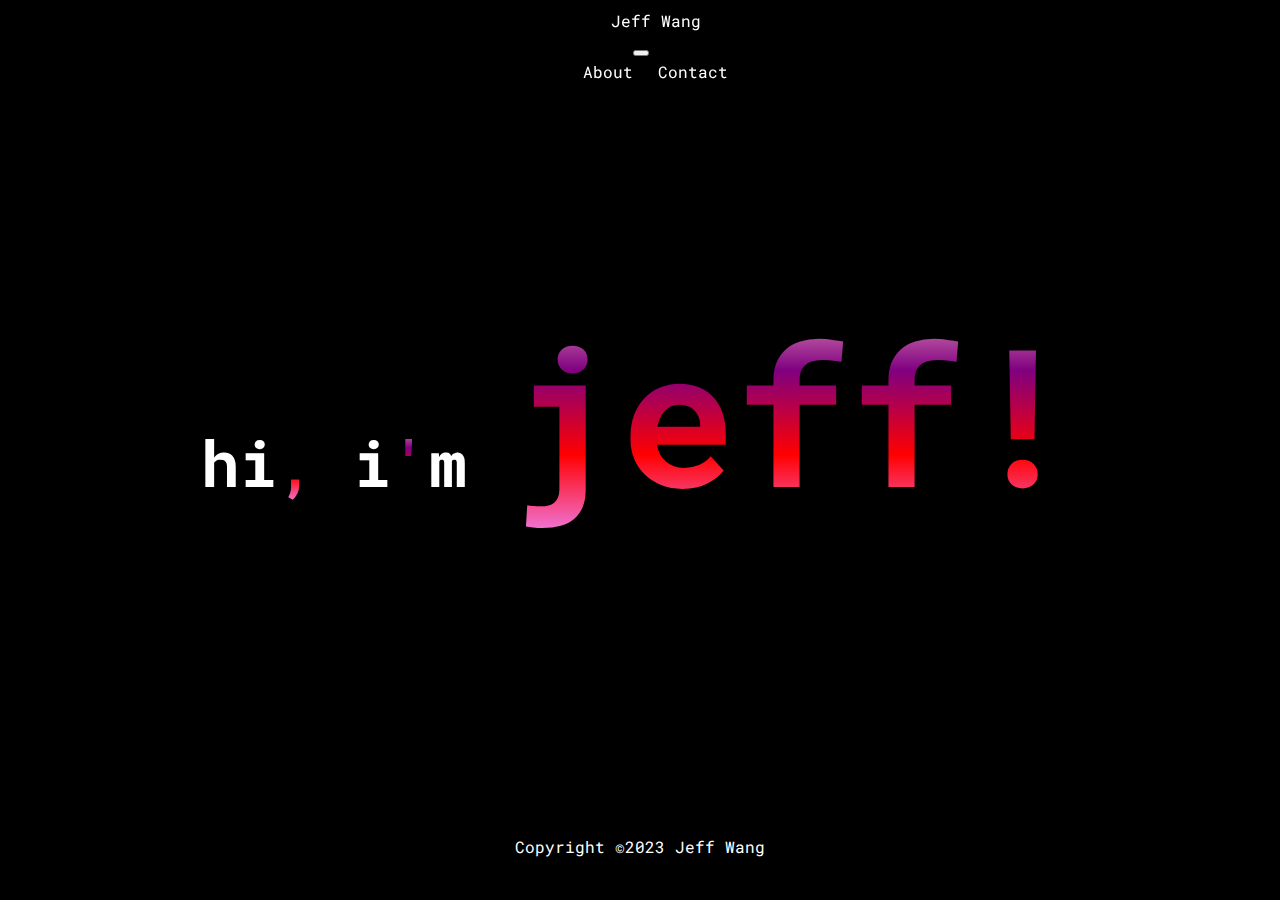
<file: index.html>
<!doctype html>
<html lang="en">

<!--
WRITTEN BY: Jeff Wang
EMAIL: jeffw3@uci.edu
-->

<head>
  <meta charset="utf-8">
  <meta name="author" content="Jeff Wang">
  <meta name="description" content="Personal Portfolio">
  <meta name="viewport" content="width=device-width, initial-scale=1">
   
  <!-- bootstrap css + stylesheet-->
   <link href="https://cdn.jsdelivr.net/npm/bootstrap@5.3.0-alpha1/dist/css/bootstrap.min.css" rel="stylesheet" integrity="sha384-GLhlTQ8iRABdZLl6O3oVMWSktQOp6b7In1Zl3/Jr59b6EGGoI1aFkw7cmDA6j6gD" crossorigin="anonymous">
   <link rel="stylesheet" href="index.css">
   
   <!-- google font -->
   <link rel="preconnect" href="https://fonts.googleapis.com">
  <link rel="preconnect" href="https://fonts.gstatic.com" crossorigin>
  <link href="https://fonts.googleapis.com/css2?family=Roboto+Mono&display=swap" rel="stylesheet">
  <title>Jeff Wang Portfolio</title>

  <!-- references -->
  <!-- h1 gradient was referenced from here -->
  <!-- https://cssgradient.io/blog/css-gradient-text/ -->
  <!-- text animation was referenced from here -->
  <!-- https://alvarotrigo.com/blog/css-text-animations/ -->
  <!-- h1 gradient was referenced from here -->
  <!-- https://cssgradient.io/blog/css-gradient-text/ -->
  <!-- navbar referenced from bootstrap docs -->
  <!-- https://getbootstrap.com/docs/4.0/components/navbar/ -->
  <!-- social media icons referenced from font awesome -->
  <!-- https://fontawesome.com/icons?d=gallery&p=2&m=free -->
  <!-- icon hover referenced from forum -->
  <!-- https://stackoverflow.com/questions/30866546/how-to-change-icon-font-size-on-hover-while-keeping-position-of-remaining-icons -->
</head>
<body>
  <nav class="navbar navbar-expand-md navbar-dark bg-black" style="position: fixed;width:100%;z-index: 10;">
  <div id="menu">
    <a class="navbar-brand" style="color: white;margin-left: 15px;" href="index.html">Jeff Wang</a>
  </div>
  <button class="navbar-toggler" style="margin-right: 15px;" type="button" data-bs-toggle="collapse" data-bs-target="#navbarNavAltMarkup" aria-controls="navbarNavAltMarkup" aria-expanded="false" aria-label="Toggle navigation">
    <span class="navbar-toggler-icon"></span>
  </button>
  <div class="collapse navbar-collapse" id="navbarNavAltMarkup">
    <div class="navbar-nav" id="menu-2">
      <a class="nav-item nav-link" style="color: white;margin-left: 15px;" href="about.html">About</a>
      <a class="nav-item nav-link" style="color: white;margin-left: 15px;" href="contact.html">Contact</a>
    </div>
  </div>
</nav>
  <div class="name-section">
      <h1 class="line-up">hi<span class="h1-gradient" style="font-size: 5vw;">,</span> i<span class="h1-gradient" style="font-size: 5vw;">'</span>m 
        <span class="h1-gradient line-up" style="animation: 7.5s anim-lineUp ease-out;">jeff!</span>
      </h1>
  </div>
  <footer>
    <div class="footer-section">Copyright ©2023 Jeff Wang</div>
  </footer>
  <!-- popper and bootstrap js -->
  <script src="https://cdn.jsdelivr.net/npm/@popperjs/core@2.11.6/dist/umd/popper.min.js" integrity="sha384-oBqDVmMz9ATKxIep9tiCxS/Z9fNfEXiDAYTujMAeBAsjFuCZSmKbSSUnQlmh/jp3" crossorigin="anonymous"></script>
  <script src="https://cdn.jsdelivr.net/npm/bootstrap@5.3.0-alpha1/dist/js/bootstrap.min.js" integrity="sha384-mQ93GR66B00ZXjt0YO5KlohRA5SY2XofN4zfuZxLkoj1gXtW8ANNCe9d5Y3eG5eD" crossorigin="anonymous"></script>
</body>
</html>
</file>
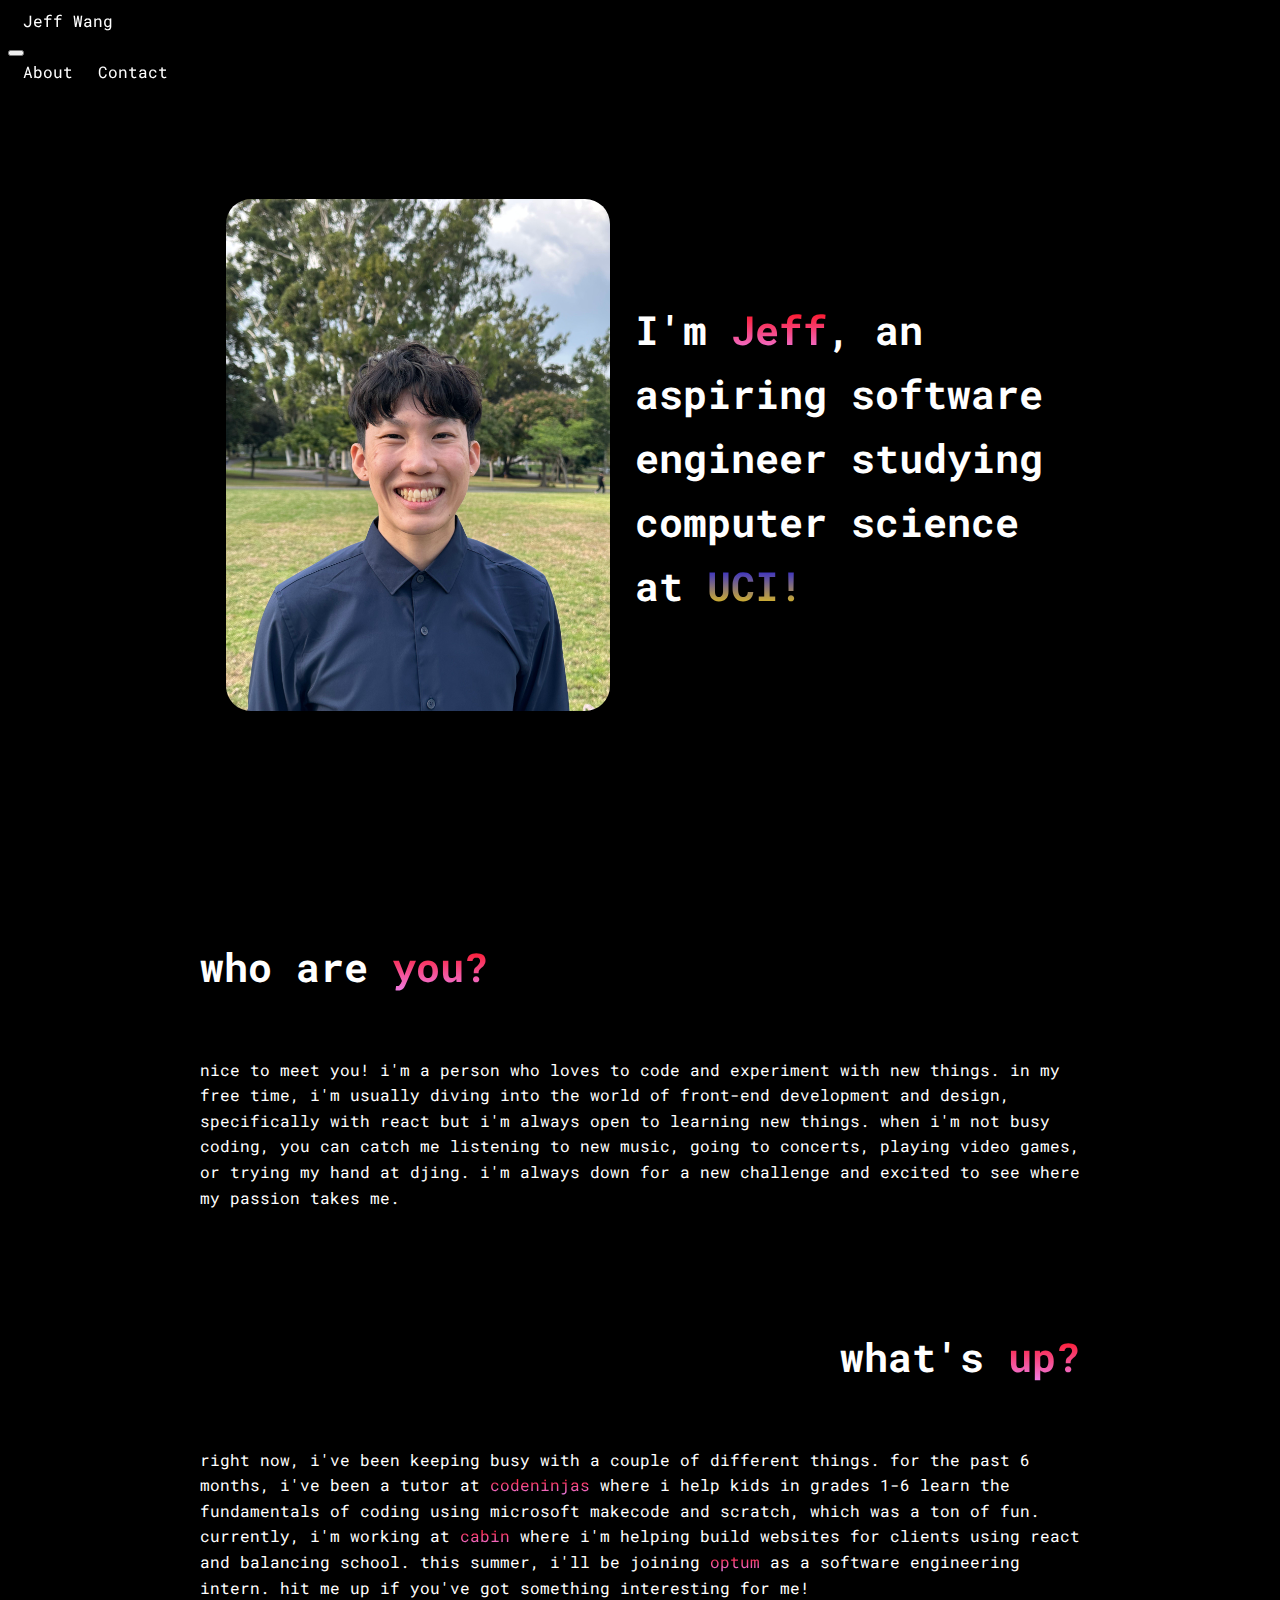
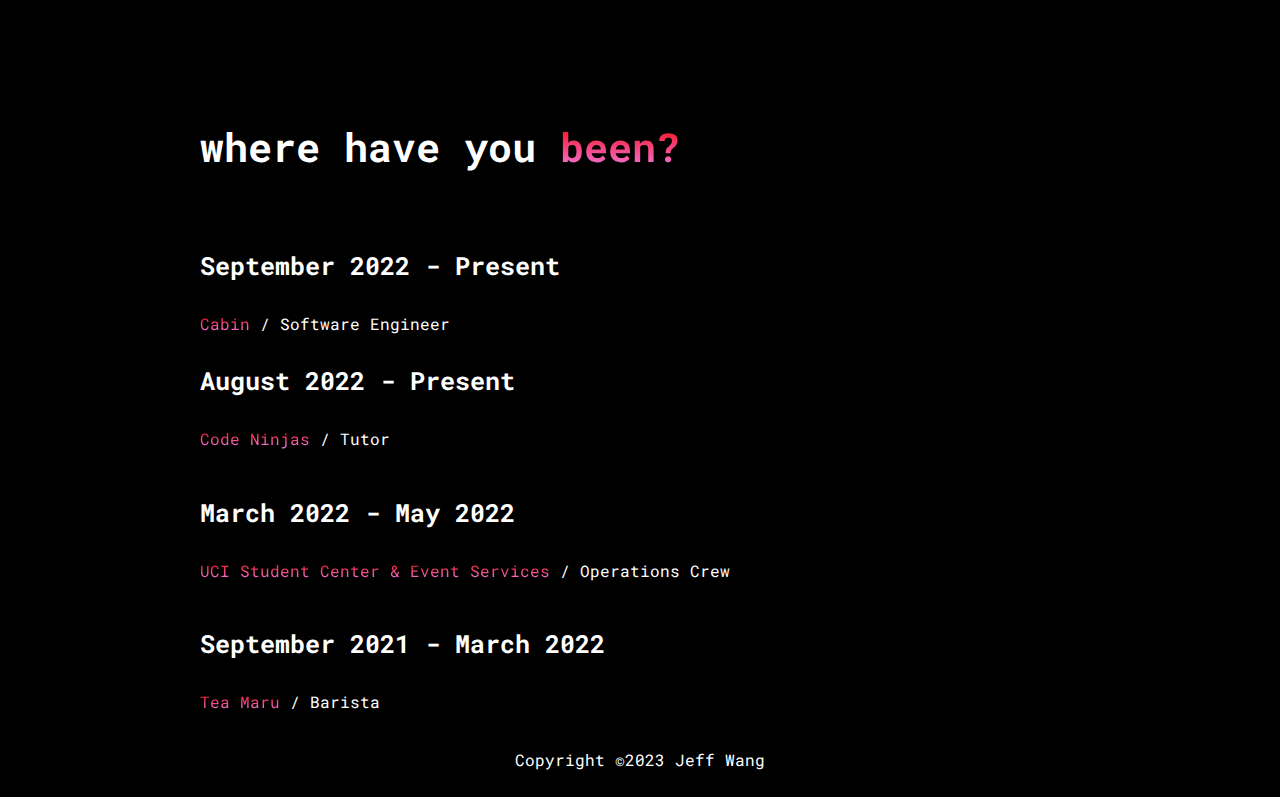
<file: about.html>
<!doctype html>
<html lang="en">

<!--
WRITTEN BY: Jeff Wang
EMAIL: jeffw3@uci.edu
-->

<head>
  <meta charset="utf-8">
  <meta name="author" content="Jeff Wang">
  <meta name="description" content="Personal Portfolio">
  <meta name="viewport" content="width=device-width, initial-scale=1">
   
  <!-- bootstrap css + stylesheet-->
   <link href="https://cdn.jsdelivr.net/npm/bootstrap@5.3.0-alpha1/dist/css/bootstrap.min.css" rel="stylesheet" integrity="sha384-GLhlTQ8iRABdZLl6O3oVMWSktQOp6b7In1Zl3/Jr59b6EGGoI1aFkw7cmDA6j6gD" crossorigin="anonymous">
   <link rel="stylesheet" href="about.css">
   
   <!-- google font -->
   <link rel="preconnect" href="https://fonts.googleapis.com">
  <link rel="preconnect" href="https://fonts.gstatic.com" crossorigin>
  <link href="https://fonts.googleapis.com/css2?family=Roboto+Mono&display=swap" rel="stylesheet">
  <title>Jeff Wang About</title>

  <!-- references -->
  <!-- h1 gradient was referenced from here -->
  <!-- https://cssgradient.io/blog/css-gradient-text/ -->
  <!-- text animation was referenced from here -->
  <!-- https://alvarotrigo.com/blog/css-text-animations/ -->
  <!-- h1 gradient was referenced from here -->
  <!-- https://cssgradient.io/blog/css-gradient-text/ -->
  <!-- navbar referenced from bootstrap docs -->
  <!-- https://getbootstrap.com/docs/4.0/components/navbar/ -->
  <!-- social media icons referenced from font awesome -->
  <!-- https://fontawesome.com/icons?d=gallery&p=2&m=free -->
  <!-- icon hover referenced from forum -->
  <!-- https://stackoverflow.com/questions/30866546/how-to-change-icon-font-size-on-hover-while-keeping-position-of-remaining-icons -->
</head>
<body>
    <nav class="navbar navbar-expand-md navbar-dark bg-black" style="position: fixed;width:100%;z-index: 10;">
        <div id="menu">
          <a class="navbar-brand" style="color: white;margin-left: 15px;" href="index.html">Jeff Wang</a>
        </div>
        <button class="navbar-toggler" style="margin-right: 15px;" type="button" data-bs-toggle="collapse" data-bs-target="#navbarNavAltMarkup" aria-controls="navbarNavAltMarkup" aria-expanded="false" aria-label="Toggle navigation">
          <span class="navbar-toggler-icon"></span>
        </button>
        <div class="collapse navbar-collapse" id="navbarNavAltMarkup">
          <div class="navbar-nav" id="menu-2">
            <a class="nav-item nav-link" style="color: white;margin-left: 15px;" href="about.html">About</a>
            <a class="nav-item nav-link" style="color: white;margin-left: 15px;" href="contact.html">Contact</a>
          </div>
        </div>
    </nav>
    <div>
        <div class="about-section line-up">
            <div class="name-section">
                <img src="LINKEDINPIC.jpeg" alt="Jeff Wang Picture" class="profile-pic">
            </div>
            <div>
                <h1>I'm <span class="gradient-theme" style="font-weight: bold">Jeff</span>, an aspiring software engineer studying computer science at <span style="background: -webkit-linear-gradient(blue, #FFD700);
                    -webkit-background-clip: text;
                    -webkit-text-fill-color: transparent;
                    font-weight: bold;">UCI!</span></h1>
                
            </div>
        </div>
    </div>
    <div class="my-interests line-up">
        <div>
            <h1>who are <span class="gradient-theme"> you?</span></h1>
        </div>
        <div>
            <p style="padding-top: 15px">nice to meet you! i'm a person who loves to code and experiment with new things. in my free time, i'm usually diving into the world of front-end development and design, specifically with react but i'm always open to learning new things. when i'm not busy coding, you can catch me listening to new music, going to concerts, playing video games, or trying my hand at djing. i'm always down for a new challenge and excited to see where my passion takes me.</p>
        </div>
    </div>
    <div class="up-to line-up" style="padding-top: 30px">
        <div>
            <h1 style="text-align: right;">what's <span class="gradient-theme">up?</span></h1>
        </div>
        <div id="whats-up">
            <p style="padding-top: 15px">right now, i've been keeping busy with a couple of different things. for the past 6 months, i've been a tutor at <a class="gradient-theme" href="https://www.codeninjas.com/ca-irvine" target="_blank">codeninjas</a> where i help kids in grades 1-6 learn the fundamentals of coding using microsoft makecode and scratch, which was a ton of fun. currently, i'm working at <a class="gradient-theme" href="https://www.cabin.llc/" target="_blank">cabin</a> where i'm helping build websites for clients using react and balancing school. this summer, i'll be joining <a class="gradient-theme" href="https://www.optum.com/" target="_blank">optum</a> as a software engineering intern. hit me up if you've got something interesting for me!</p>
        </div>
    </div>
    <div class="my-interests line-up" style="padding-top: 30px">
        <div>
            <h1>where have you <span class="gradient-theme"> been?</span></h1>
        </div>
        <div style="padding-top: 15px">
            <div>
                <div>
                <h3>September 2022 - Present</h3>
                <p><a class="gradient-theme t1" href="https://www.cabin.llc/" target="_blank">Cabin</a> / Software Engineer</p>
                </div>
            </div>
            <div>
                <h3>August 2022 - Present</h3>
                <p><a class="gradient-theme t2" href="https://www.codeninjas.com/ca-irvine" target="_blank">Code Ninjas</a> / Tutor</p>
                </div>
            </div>
            <div>
                <div>
                <h3>March 2022 - May 2022</h3>
                <p><a class="gradient-theme t3" href="https://studentcenter.uci.edu/" target="_blank">UCI Student Center & Event Services</a> / Operations Crew</p>
                </div>
            </div>
            <div>
                <div>
                <h3>September 2021 - March 2022</h3>
                <p><a class="gradient-theme t4" href="https://www.teamaru.us/" target="_blank">Tea Maru</a> / Barista</p>
                </div>
            </div>
        </div>
    </div>
    <footer>
        <div class="footer-section">Copyright ©2023 Jeff Wang</div>
    </footer>
  <!-- popper and bootstrap js -->
  <script src="https://cdn.jsdelivr.net/npm/@popperjs/core@2.11.6/dist/umd/popper.min.js" integrity="sha384-oBqDVmMz9ATKxIep9tiCxS/Z9fNfEXiDAYTujMAeBAsjFuCZSmKbSSUnQlmh/jp3" crossorigin="anonymous"></script>
  <script src="https://cdn.jsdelivr.net/npm/bootstrap@5.3.0-alpha1/dist/js/bootstrap.min.js" integrity="sha384-mQ93GR66B00ZXjt0YO5KlohRA5SY2XofN4zfuZxLkoj1gXtW8ANNCe9d5Y3eG5eD" crossorigin="anonymous"></script>
</body>
</html>
</file>
<file: index.css>
body {
  font-family: 'Roboto Mono', monospace, sans-serif;
  font-size: 16px;
  line-height: 1.6;
  color: white;
  background-color: black;
  display: flex;
  flex-direction: column;
  text-align: center;
}

a {
  color: white;
  text-decoration: none;
}

nav ul {
  list-style: none;
  margin: 0;
  padding: 0;
  display: flex;
}

nav li {
  margin-right: 1rem;
}

header {
  background-color: black;
  padding: 1rem;
}

footer {
  background-color: black;
  padding: 1rem;
  text-align: center;
}

h1 {
  font-size: 5vw;
}

.name-section {
  display: flex;
  flex-direction: column;
  align-items: center;
  justify-content: center;
  background-color: black;
  min-height: 90vh;
}

.footer-section {
  min-height: 1vh;
}

.h1-gradient {
  font-family: 'Roboto Mono', monospace, sans-serif;
  font-size: 15vw;
  background: -webkit-linear-gradient(pink, purple, red, violet);
  -webkit-background-clip: text;
  -webkit-text-fill-color: transparent;
}

.gradient-theme {
  background: -webkit-linear-gradient(red, violet);
  -webkit-background-clip: text;
  -webkit-text-fill-color: transparent;
}

.line-up {
  animation: 3.5s anim-lineUp ease-out;
}
@keyframes anim-lineUp {
  0% {
    opacity: 0;
    transform: translateY(80%);
  }
  20% {
    opacity: 0;
  }
  50% {
    opacity: 1;
    transform: translateY(0%);
  }
  100% {
    opacity: 1;
    transform: translateY(0%);
  }
}

#menu a:hover {
  background: -webkit-linear-gradient(red, violet);
  -webkit-background-clip: text;
  -webkit-text-fill-color: transparent;
}

#menu-2 a:hover {
  background: -webkit-linear-gradient(red, violet);
  -webkit-background-clip: text;
  -webkit-text-fill-color: transparent;
}
</file>
<file: about.css>
body {
  font-family: 'Roboto Mono', monospace, sans-serif;
  font-size: 16px;
  line-height: 1.6;
  color: white;
  background-color: black;
  display: flex;
  flex-direction: column;
  /* text-align: center; */
}

a {
  color: white;
  text-decoration: none;
}

nav ul {
  list-style: none;
  margin: 0;
  padding: 0;
  display: flex;
}

nav li {
  margin-right: 1rem;
}

header {
  background-color: black;
  padding: 1rem;
}

footer {
  background-color: black;
  padding: 1rem;
  text-align: center;
}

h1 {
  font-size: 40px;
}
h3 {
  font-size: 25px;
}

.about-section {
  display: flex;
  flex-direction: row;
  align-items: center;
  justify-content: center;
  margin: 0 15vw;
  background-color: black;
  min-height: 100vh;
}

.my-interests {
  display: flex;
  flex-direction: column;
  margin: 0 15vw;
  background-color: black;
  min-height: 40vh;
}

.up-to {
  display: flex;
  flex-direction: column;
  margin: 0 15vw;
  background-color: black;
  min-height: 40vh;
}

.footer-section {
  min-height: 1vh;
}

.h1-gradient {
  font-family: 'Roboto Mono', monospace, sans-serif;
  font-size: 15vw;
  background: -webkit-linear-gradient(pink, purple, red, violet);
  -webkit-background-clip: text;
  -webkit-text-fill-color: transparent;
}

.gradient-theme {
  background: -webkit-linear-gradient(red, violet);
  -webkit-background-clip: text;
  -webkit-text-fill-color: transparent;
}

#menu a:hover {
  background: -webkit-linear-gradient(red, violet);
  -webkit-background-clip: text;
  -webkit-text-fill-color: transparent;
}

#menu-2 a:hover {
  background: -webkit-linear-gradient(red, violet);
  -webkit-background-clip: text;
  -webkit-text-fill-color: transparent;
}

#whats-up a:hover {
  text-decoration: none;
  border-bottom: pink 0.1em solid;    
}

.t1:hover{
  text-decoration: none;
  border-bottom: pink 0.1em solid;    
}

.t2:hover{
  text-decoration: none;
  border-bottom: pink 0.1em solid;    
}

.t3:hover{
  text-decoration: none;
  border-bottom: pink 0.1em solid;    
}

.t4:hover{
  text-decoration: none;
  border-bottom: pink 0.1em solid;    
}

.line-up {
  animation: 3.5s anim-lineUp ease-out;
}
@keyframes anim-lineUp {
  0% {
    opacity: 0;
    transform: translateY(80%);
  }
  20% {
    opacity: 0;
  }
  50% {
    opacity: 1;
    transform: translateY(0%);
  }
  100% {
    opacity: 1;
    transform: translateY(0%);
  }
}

@media only screen and (max-width: 1180px) {
  .about-section {
    flex-direction: column;
    gap: 3vh;
  }
  /* .profile-pic {
    width: 100%;
    height: auto;
    margin: 0 2vw;
    border-radius: 25px;
    filter: grayscale(5%);
  } */

  .my-interests {
    margin-top: 6vw;
  }

  h1 {
    font-size: 30px;
  }
  }

.profile-pic {
  max-width: 30vw;
  /* max-height: auto; */
  margin: 0 2vw;
  border-radius: 25px;
  filter: grayscale(5%)
}
</file>
